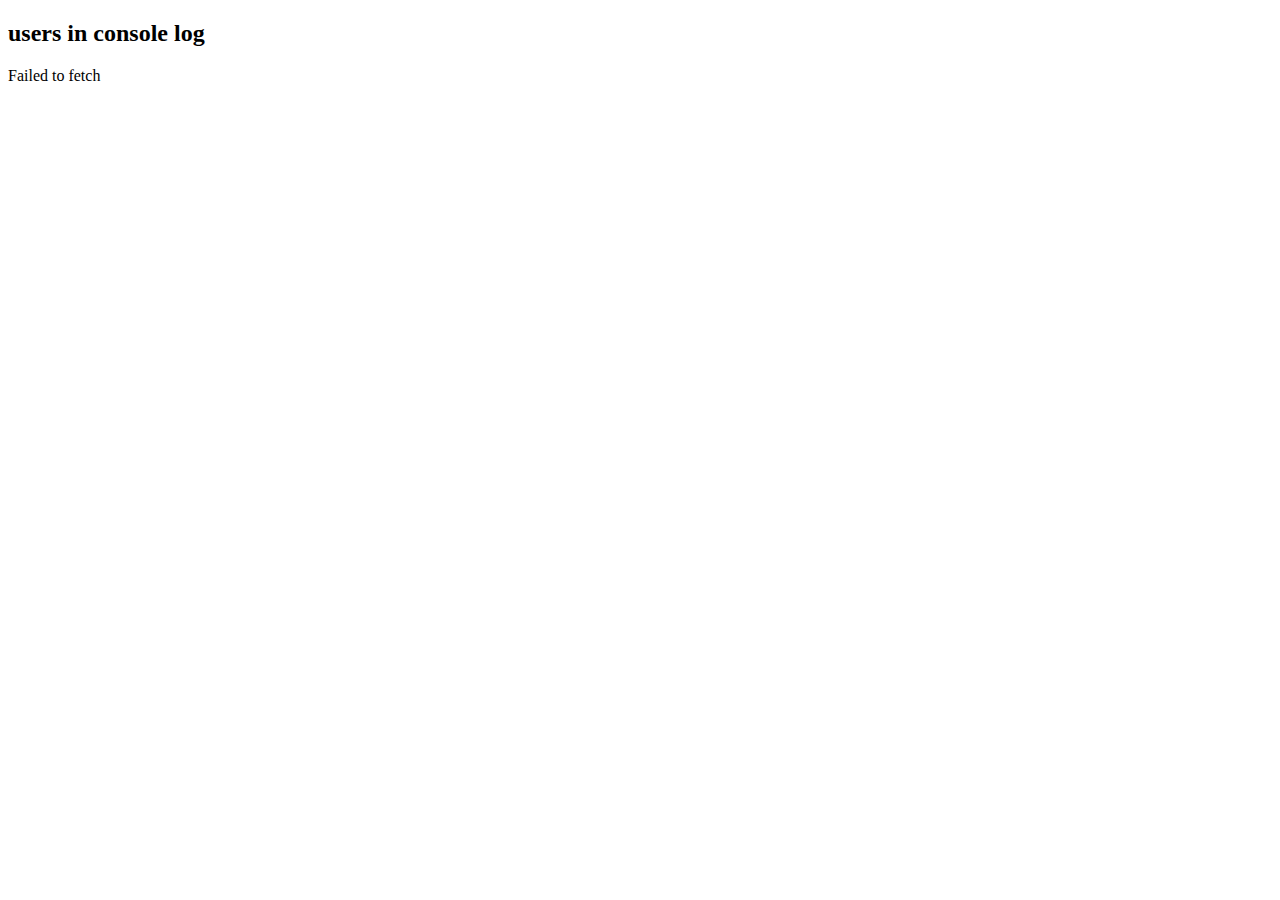
<file: api/test fetch user.html>
<!DOCTYPE html>
<html lang="en">
<head>
    <meta charset="UTF-8">
    <meta name="viewport" content="width=device-width, initial-scale=1.0">
    <title>Document</title>
</head>
<body>
    <h2>users in console log</h2>
    <div id="first"></div>

    <script>
        async function fetchusers(){



            try {
                let data=await fetch("http://localhost/project/adminAPI.php")
                let da= await data.json();
                console.log(da);
            }
            catch(err) {
                document.getElementById("first").innerHTML = err.message;
            }
        
            
        }

      
        fetchusers();

        
    </script>
</body>
</html>
</file>
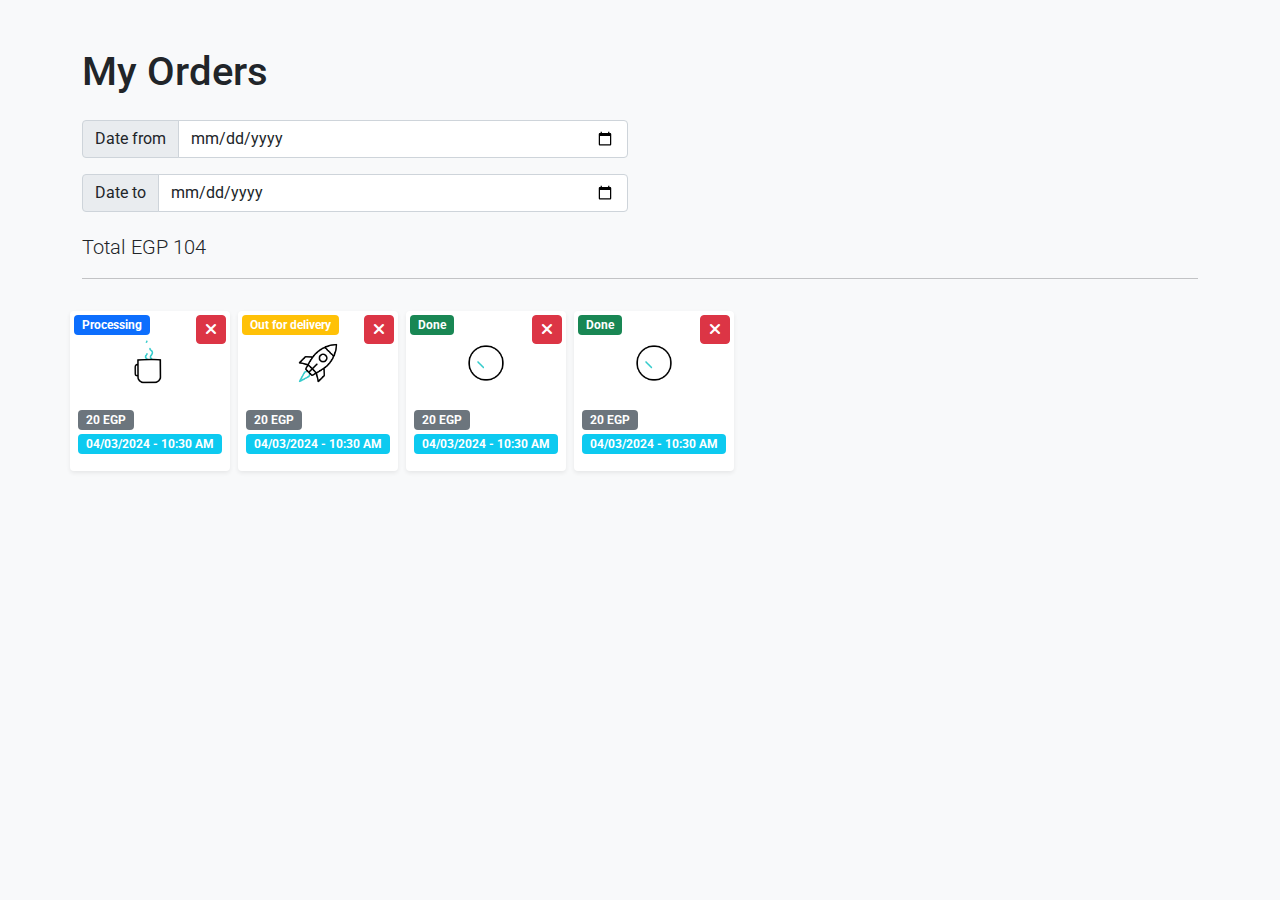
<file: html/myorders.html>
<!DOCTYPE html>
<html lang="en">

<head>
  <meta charset="UTF-8">
  <meta name="viewport" content="width=device-width, initial-scale=1.0">
  <title>Cafeteria | myorders</title>
  <link rel="stylesheet" href="../frameworks/bootstrap/bootstrap.min.css">
  <link rel="stylesheet" href="https://cdnjs.cloudflare.com/ajax/libs/font-awesome/6.5.1/css/all.min.css" />
  <link rel="stylesheet" href="../styles/style.css">
</head>

<body class="bg-light">
  <div class="container mt-5">
    <h1 class="my-4">My Orders</h1>
    <div class="row">
      <div class="col-md-12 col-lg myorder_data">
        <div class="input-group">
          <label for="date_from" class="input-group-text">Date from</label for="date_from">
          <input type="date" id="date_from" class="form-control" title="date from" aria-label="date from"
            aria-describedby="date_from">
        </div>
        <div class="input-group mt-3">
          <label for="date_to" class="input-group-text">Date to</label for="date_to">
          <input type="date" id="date_to" class="form-control" title="date to" aria-label="date to"
            aria-describedby="date_to">
        </div>
      </div>

      <div class="col-md-12 col-lg ">
        <div class="items_wrapper row flex-nowrap g-0 gap-2">

        </div>
      </div>
    </div>
    <p class="mt-3 lead text-start">Total <span>EGP 104</span></p>
    <hr>
    <div class="row justify-content-center justify-content-lg-start">
      <div class="myorder_card card mt-3 me-2 py-3 shadow-sm">
        <a href="#" title="cancel" class="cancel_order btn btn-danger"><i class="fa-solid fa-xmark"></i></a>
        <div class="status badge bg-primary">Processing</div>
        <img src="../images/coffee-cup.gif" class="card-img-top" alt="...">
        <div class="card-body">
          <div class="badge bg-secondary">20 EGP</div>
          <div class="badge bg-info">04/03/2024 - 10:30 AM</div>
        </div>
      </div>

      <div class="myorder_card card mt-3 me-2 py-3 shadow-sm">
        <a href="#" title="cancel" class="cancel_order btn btn-danger"><i class="fa-solid fa-xmark"></i></a>
        <div class="status badge bg-warning">Out for delivery</div>
        <img src="../images/rocket.gif" class="card-img-top" alt="...">
        <div class="card-body">
          <div class="badge bg-secondary">20 EGP</div>
          <div class="badge bg-info">04/03/2024 - 10:30 AM</div>
        </div>
      </div>

      <div class="myorder_card card mt-3 me-2 py-3 shadow-sm">
        <a href="#" title="cancel" class="cancel_order btn btn-danger"><i class="fa-solid fa-xmark"></i></a>
        <div class="status badge bg-success">Done</div>
        <img src="../images/verified.gif" class="card-img-top" alt="...">
        <div class="card-body">
          <div class="badge bg-secondary">20 EGP</div>
          <div class="badge bg-info">04/03/2024 - 10:30 AM</div>
        </div>
      </div>
      <div class="myorder_card card mt-3 me-2 py-3 shadow-sm">
        <a href="#" title="cancel" class="cancel_order btn btn-danger"><i class="fa-solid fa-xmark"></i></a>
        <div class="status badge bg-success">Done</div>
        <img src="../images/verified.gif" class="card-img-top" alt="...">
        <div class="card-body">
          <div class="badge bg-secondary">20 EGP</div>
          <div class="badge bg-info">04/03/2024 - 10:30 AM</div>
        </div>
      </div>
    </div>

    <script src="../frameworks/bootstrap/bootstrap.bundle.min.js"></script>
    <script>
      let myorder_card = document.querySelectorAll('.myorder_card');
      let items_wrapper = document.querySelector('.items_wrapper');
      myorder_card.forEach((e) => {
        e.addEventListener('click', function () {
          items_wrapper.innerHTML = '';

          let ordersItem = `
      <div class="myorder_card-item shadow-sm row g-0">
        <div>
          <img src="../images/coffee-cup.gif" class="card-img-top" alt="...">
          <p class="badge bg-primary item_title">Tea</p>
        </div>
        <div class="item-footer text-center d-flex justify-content-between">
          <p class="badge bg-success">1</p>
          <p class="badge bg-secondary m-0">EGP 999</p>
        </div>
      </div>
    `;
          for (let index = 0; index < 5; index++) {
            items_wrapper.insertAdjacentHTML('beforeend', ordersItem);
          }
        })
      });


    </script>
</body>

</html>
</file>
<file: styles/style.css>
@import url("https://fonts.googleapis.com/css2?family=Roboto&display=swap");

* {
  padding: 0;
  margin: 0;
  box-sizing: border-box;
}
body {
  font-family: "Roboto", sans-serif;
  font-weight: 400;
  font-style: normal;
}
.myorder_data {
  height: 6rem;
}
.items_wrapper {
  width: 100%;
  overflow-x: auto;
}

/* width */
.items_wrapper::-webkit-scrollbar {
  height: 8px;
}

/* Track */
.items_wrapper::-webkit-scrollbar-track {
  background: #f1f1f1;
}

/* Handle */
.items_wrapper::-webkit-scrollbar-thumb {
  background: #888;
}

/* Handle on hover */
.items_wrapper::-webkit-scrollbar-thumb:hover {
  background: #555;
}
.myorder_card-item {
  position: relative;
  background-color: white;
  border-radius: 2px;
  height: 6rem;
  width: 8rem;
  .item_title {
    position: absolute;
    top: 0.25rem;
    right: 0.25rem;
  }
  .item-footer {
    position: absolute;
    bottom: 0.25rem;
    padding: 0 0.5rem;

    p {
      margin: 0;
    }
  }
  img {
    position: absolute;
    top: 40%;
    left: 50%;
    transform: translate(-50%, -50%);
    width: 3rem;
  }
}
.myorder_card {
  position: relative;
  width: 10rem;
  height: 10rem;
  display: flex;
  justify-content: start;
  align-items: center;
  border: none;
  .status {
    position: absolute;
    border: none;
    top: 0.25rem;
    left: 0.25rem;
  }
  .cancel_order {
    position: absolute;
    right: 0.25rem;
    top: 0.25rem;
    padding: 0.1rem 0.5rem;
  }
  img {
    margin-top: 0.75rem;
    width: 3rem;
  }
  .card-body {
    position: absolute;
    bottom: 0;
  }
}

.myorder_card:hover {
  border: 1px solid rgba(0, 0, 0, 0.5);
  cursor: pointer;
}
</file>
